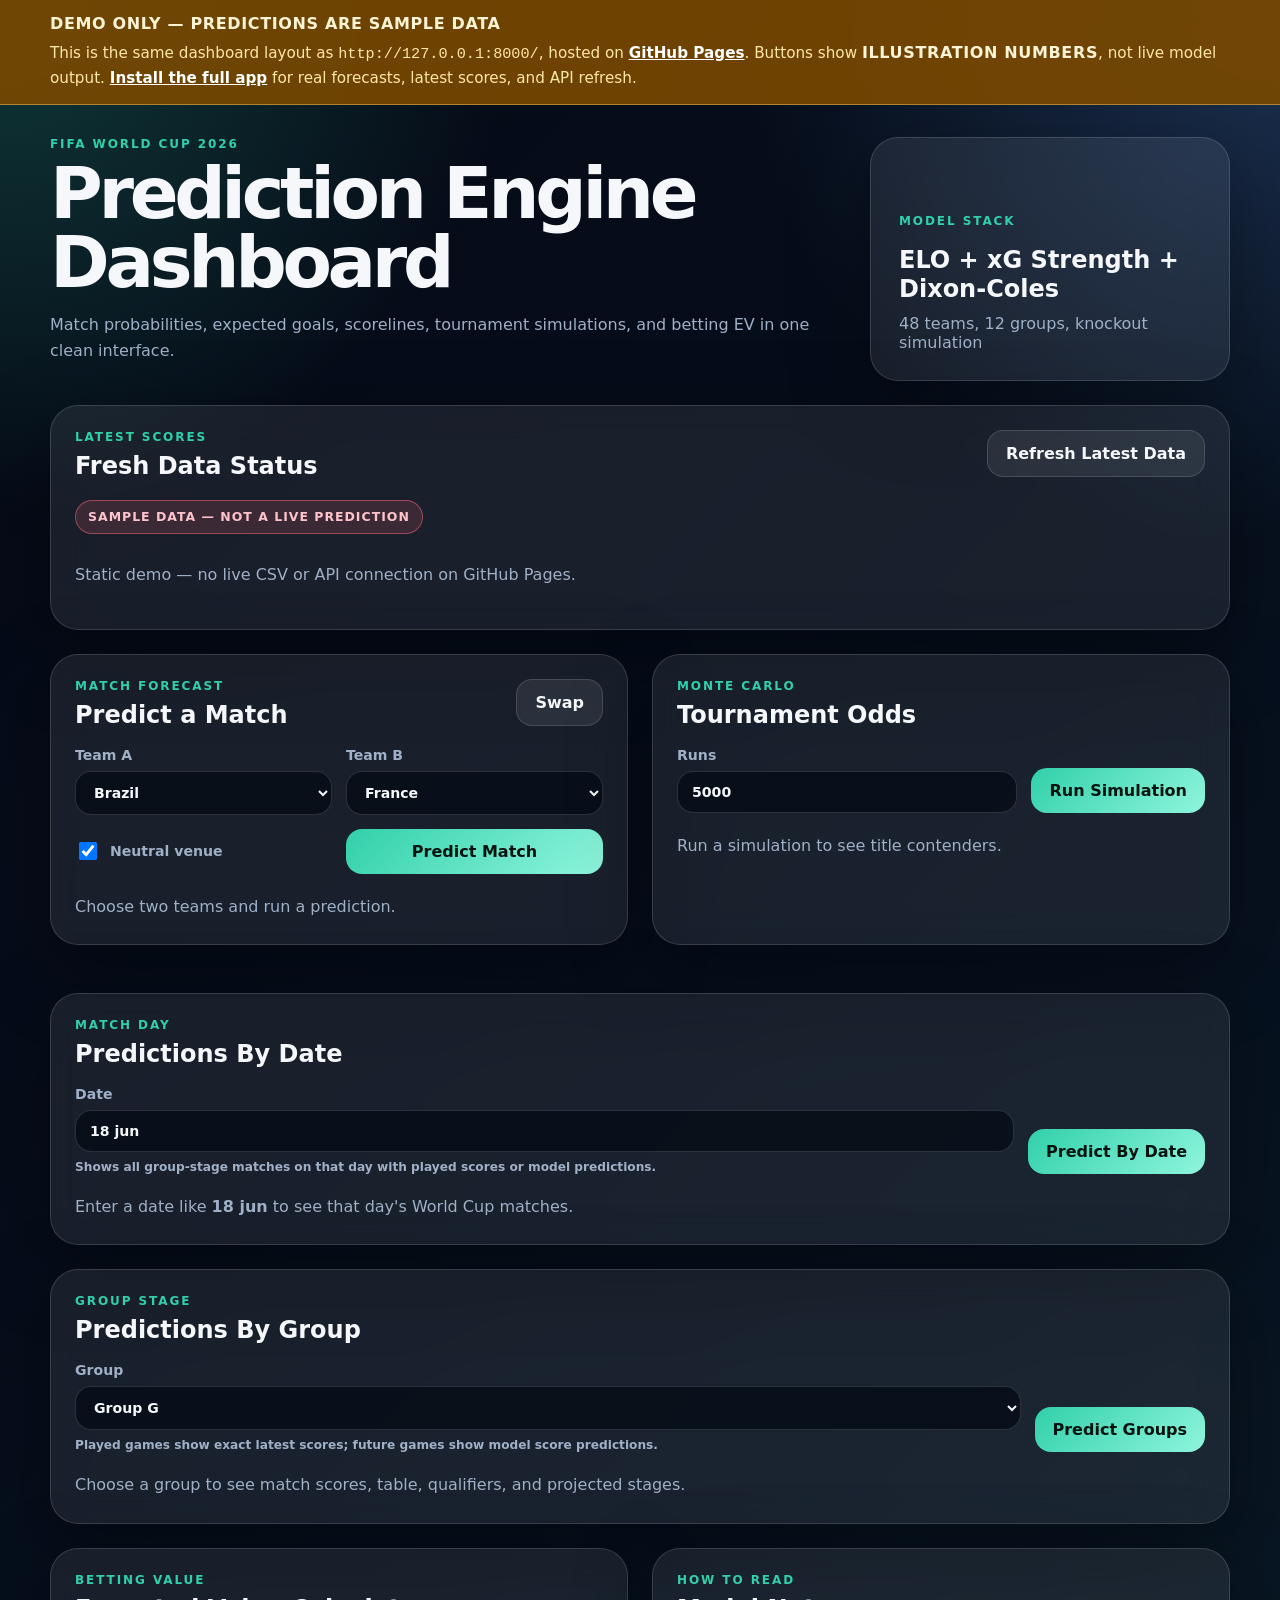
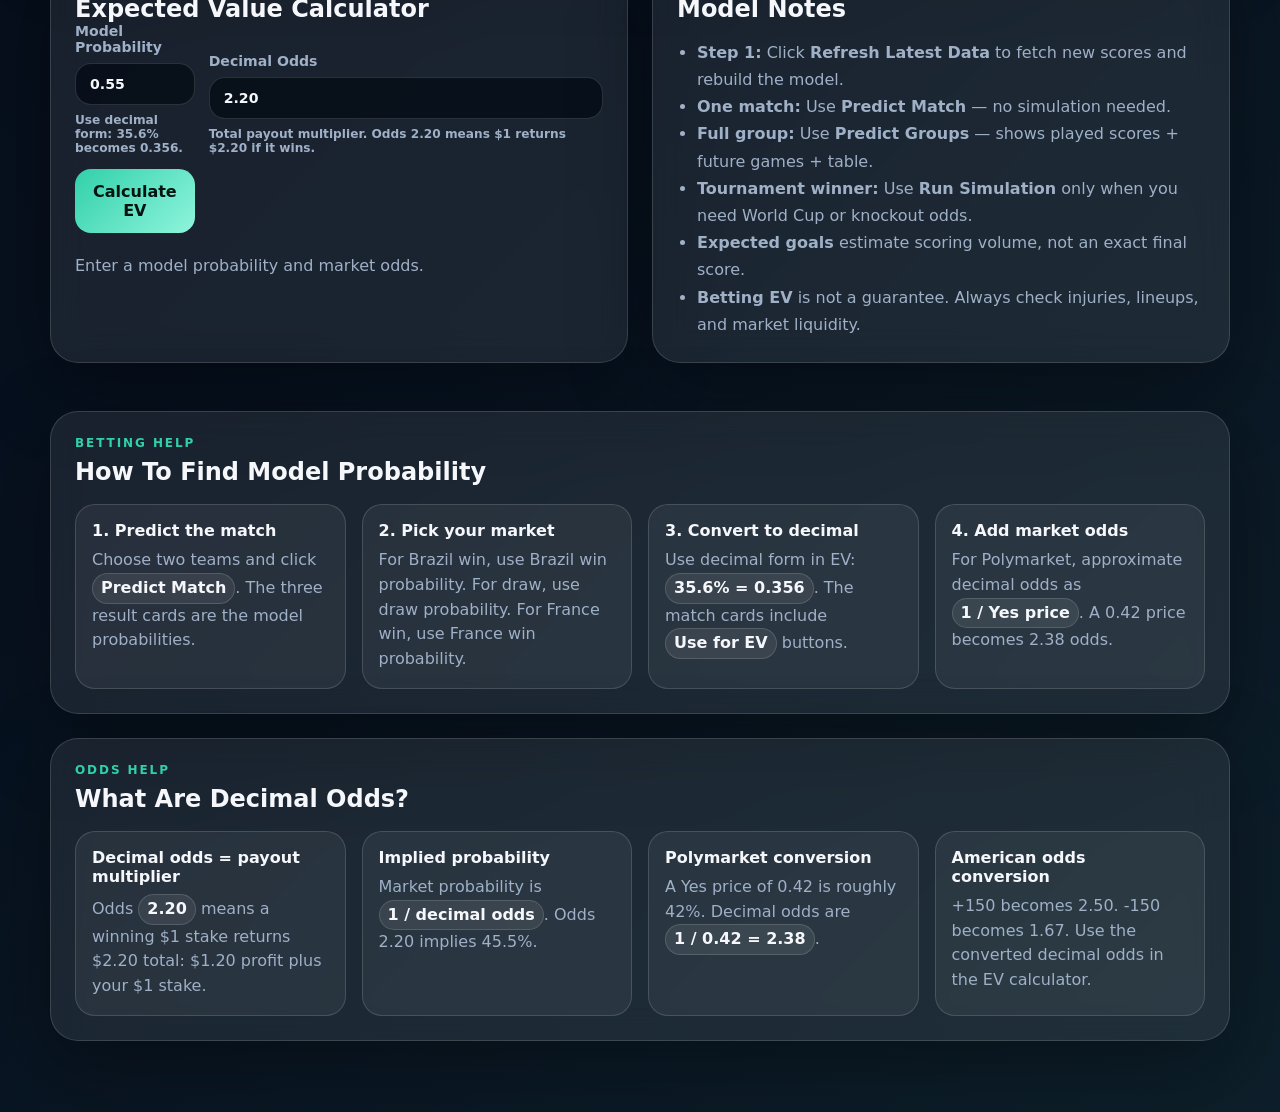
<file: index.html>
<!doctype html>
<html lang="en">
  <head>
    <meta charset="utf-8" />
    <meta name="viewport" content="width=device-width, initial-scale=1" />
    <meta name="description" content="Static demo of the FIFA World Cup 2026 Prediction Engine dashboard. Live predictions require the Python app." />
    <title>FIFA 2026 Prediction Engine</title>
    <link rel="stylesheet" href="demo.css" />
  </head>
  <body>
    <header class="demo-banner" role="alert">
      <div class="demo-banner-inner">
        <strong>Demo only — predictions are sample data</strong>
        <p>
          This is the same dashboard layout as <code>http://127.0.0.1:8000/</code>, hosted on
          <a href="https://pages.github.com/">GitHub Pages</a>. Buttons show <strong>illustration numbers</strong>, not live model output.
          <a href="https://github.com/letmefind/Fifa2026-Prediction-Skill">Install the full app</a> for real forecasts, latest scores, and API refresh.
        </p>
      </div>
    </header>

    <main class="shell">
      <section class="hero">
        <div>
          <p class="eyebrow">FIFA World Cup 2026</p>
          <h1>Prediction Engine Dashboard</h1>
          <p class="hero-copy">
            Match probabilities, expected goals, scorelines, tournament simulations, and betting EV in one clean interface.
          </p>
        </div>
        <div class="hero-card">
          <span class="metric-label">Model Stack</span>
          <strong>ELO + xG Strength + Dixon-Coles</strong>
          <span>48 teams, 12 groups, knockout simulation</span>
        </div>
      </section>

      <section class="card latest-card">
        <div class="card-header">
          <div>
            <p class="eyebrow">Latest Scores</p>
            <h2>Fresh Data Status</h2>
          </div>
          <button id="refreshLatest" class="ghost-button" type="button">Refresh Latest Data</button>
        </div>
        <div id="latestStatus" class="result-block muted">Checking latest score/result data...</div>
      </section>

      <section class="grid two">
        <article class="card">
          <div class="card-header">
            <div>
              <p class="eyebrow">Match Forecast</p>
              <h2>Predict a Match</h2>
            </div>
            <button id="swapTeams" class="ghost-button" type="button">Swap</button>
          </div>
          <form id="matchForm" class="form-grid">
            <label>
              Team A
              <select id="teamA" required></select>
            </label>
            <label>
              Team B
              <select id="teamB" required></select>
            </label>
            <label class="check-row">
              <input id="neutral" type="checkbox" checked />
              Neutral venue
            </label>
            <button type="submit">Predict Match</button>
          </form>
          <div id="matchResult" class="result-block muted">Choose two teams and run a prediction.</div>
        </article>

        <article class="card">
          <div class="card-header">
            <div>
              <p class="eyebrow">Monte Carlo</p>
              <h2>Tournament Odds</h2>
            </div>
          </div>
          <form id="simulateForm" class="form-grid compact">
            <label>
              Runs
              <input id="runs" type="number" min="1" max="250000" value="5000" />
            </label>
            <button type="submit">Run Simulation</button>
          </form>
          <div id="simulationResult" class="result-block muted">Run a simulation to see title contenders.</div>
        </article>
      </section>

      <section class="card">
        <div class="card-header">
          <div>
            <p class="eyebrow">Match Day</p>
            <h2>Predictions By Date</h2>
          </div>
        </div>
        <form id="dateForm" class="form-grid compact">
          <label>
            Date
            <input id="matchDate" type="text" value="18 jun" placeholder="e.g. 18 jun or 2026-06-18" required />
            <span class="field-help">Shows all group-stage matches on that day with played scores or model predictions.</span>
          </label>
          <button type="submit">Predict By Date</button>
        </form>
        <div id="dateResult" class="result-block muted">Enter a date like <strong>18 jun</strong> to see that day's World Cup matches.</div>
      </section>

      <section class="card">
        <div class="card-header">
          <div>
            <p class="eyebrow">Group Stage</p>
            <h2>Predictions By Group</h2>
          </div>
        </div>
        <form id="groupForm" class="form-grid compact">
          <label>
            Group
            <select id="groupSelect">
              <option value="ALL">All groups</option>
              <option value="A">Group A</option>
              <option value="B">Group B</option>
              <option value="C">Group C</option>
              <option value="D">Group D</option>
              <option value="E">Group E</option>
              <option value="F">Group F</option>
              <option value="G" selected>Group G</option>
              <option value="H">Group H</option>
              <option value="I">Group I</option>
              <option value="J">Group J</option>
              <option value="K">Group K</option>
              <option value="L">Group L</option>
            </select>
            <span class="field-help">Played games show exact latest scores; future games show model score predictions.</span>
          </label>
          <button type="submit">Predict Groups</button>
        </form>
        <div id="groupResult" class="result-block muted">Choose a group to see match scores, table, qualifiers, and projected stages.</div>
      </section>

      <section class="grid two">
        <article class="card">
          <p class="eyebrow">Betting Value</p>
          <h2>Expected Value Calculator</h2>
          <form id="evForm" class="form-grid compact">
            <label>
              Model Probability
              <input id="modelProb" type="number" min="0" max="1" step="0.001" value="0.55" />
              <span class="field-help">Use decimal form: 35.6% becomes 0.356.</span>
            </label>
            <label>
              Decimal Odds
              <input id="marketOdds" type="number" min="1.01" step="0.01" value="2.20" />
              <span class="field-help">Total payout multiplier. Odds 2.20 means $1 returns $2.20 if it wins.</span>
            </label>
            <button type="submit">Calculate EV</button>
          </form>
          <div id="evResult" class="result-block muted">Enter a model probability and market odds.</div>
        </article>

        <article class="card">
          <p class="eyebrow">How To Read</p>
          <h2>Model Notes</h2>
          <ul class="notes">
            <li><strong>Step 1:</strong> Click <strong>Refresh Latest Data</strong> to fetch new scores and rebuild the model.</li>
            <li><strong>One match:</strong> Use <strong>Predict Match</strong> — no simulation needed.</li>
            <li><strong>Full group:</strong> Use <strong>Predict Groups</strong> — shows played scores + future games + table.</li>
            <li><strong>Tournament winner:</strong> Use <strong>Run Simulation</strong> only when you need World Cup or knockout odds.</li>
            <li><strong>Expected goals</strong> estimate scoring volume, not an exact final score.</li>
            <li><strong>Betting EV</strong> is not a guarantee. Always check injuries, lineups, and market liquidity.</li>
          </ul>
        </article>
      </section>

      <section class="card guide-card">
        <p class="eyebrow">Betting Help</p>
        <h2>How To Find Model Probability</h2>
        <div class="guide-grid">
          <div>
            <strong>1. Predict the match</strong>
            <p>Choose two teams and click <span class="inline-chip">Predict Match</span>. The three result cards are the model probabilities.</p>
          </div>
          <div>
            <strong>2. Pick your market</strong>
            <p>For Brazil win, use Brazil win probability. For draw, use draw probability. For France win, use France win probability.</p>
          </div>
          <div>
            <strong>3. Convert to decimal</strong>
            <p>Use decimal form in EV: <span class="inline-chip">35.6% = 0.356</span>. The match cards include <span class="inline-chip">Use for EV</span> buttons.</p>
          </div>
          <div>
            <strong>4. Add market odds</strong>
            <p>For Polymarket, approximate decimal odds as <span class="inline-chip">1 / Yes price</span>. A 0.42 price becomes 2.38 odds.</p>
          </div>
        </div>
      </section>

      <section class="card guide-card">
        <p class="eyebrow">Odds Help</p>
        <h2>What Are Decimal Odds?</h2>
        <div class="guide-grid odds-grid">
          <div>
            <strong>Decimal odds = payout multiplier</strong>
            <p>Odds <span class="inline-chip">2.20</span> means a winning $1 stake returns $2.20 total: $1.20 profit plus your $1 stake.</p>
          </div>
          <div>
            <strong>Implied probability</strong>
            <p>Market probability is <span class="inline-chip">1 / decimal odds</span>. Odds 2.20 implies 45.5%.</p>
          </div>
          <div>
            <strong>Polymarket conversion</strong>
            <p>A Yes price of 0.42 is roughly 42%. Decimal odds are <span class="inline-chip">1 / 0.42 = 2.38</span>.</p>
          </div>
          <div>
            <strong>American odds conversion</strong>
            <p>+150 becomes 2.50. -150 becomes 1.67. Use the converted decimal odds in the EV calculator.</p>
          </div>
        </div>
      </section>
    </main>
    <script src="demo.js"></script>
  </body>
</html>
</file>
<file: demo.css>
:root {
  --bg: #07111f;
  --panel: rgba(255, 255, 255, 0.08);
  --panel-strong: rgba(255, 255, 255, 0.13);
  --text: #f5f7fb;
  --muted: #9fb0c7;
  --accent: #31d0aa;
  --accent-2: #63a4ff;
  --danger: #ff6b7a;
  --warning: #ffd56b;
  --line: rgba(255, 255, 255, 0.14);
  --shadow: 0 24px 80px rgba(0, 0, 0, 0.35);
}

* { box-sizing: border-box; }

body {
  margin: 0;
  min-height: 100vh;
  color: var(--text);
  font-family: Inter, ui-sans-serif, system-ui, -apple-system, BlinkMacSystemFont, "Segoe UI", sans-serif;
  background:
    radial-gradient(circle at top left, rgba(49, 208, 170, 0.24), transparent 32rem),
    radial-gradient(circle at top right, rgba(99, 164, 255, 0.24), transparent 34rem),
    linear-gradient(135deg, #050915 0%, var(--bg) 55%, #0d1f2a 100%);
}

.demo-banner {
  position: sticky;
  top: 0;
  z-index: 100;
  border-bottom: 1px solid rgba(255, 213, 107, 0.45);
  background: rgba(120, 72, 0, 0.92);
  backdrop-filter: blur(12px);
  padding: 14px 20px;
}

.demo-banner-inner {
  width: min(1180px, calc(100% - 32px));
  margin: 0 auto;
  display: grid;
  gap: 8px;
}

.demo-banner strong {
  color: #fff4d6;
  font-size: 1rem;
  letter-spacing: 0.04em;
  text-transform: uppercase;
}

.demo-banner p {
  margin: 0;
  color: #ffe8a8;
  line-height: 1.55;
  font-size: 0.95rem;
}

.demo-banner a {
  color: #fff;
  font-weight: 800;
}

.shell {
  width: min(1180px, calc(100% - 32px));
  margin: 0 auto;
  padding: 32px 0 48px;
}

.hero {
  display: grid;
  grid-template-columns: 1fr minmax(260px, 360px);
  gap: 24px;
  margin-bottom: 24px;
}

.hero h1, .card h2 { margin: 0; }

.hero h1 {
  font-size: clamp(2.2rem, 6vw, 4.5rem);
  line-height: 0.95;
  letter-spacing: -0.06em;
}

.hero-copy, .muted { color: var(--muted); line-height: 1.65; }

.hero-card, .card {
  border: 1px solid var(--line);
  border-radius: 28px;
  background: var(--panel);
  box-shadow: var(--shadow);
  backdrop-filter: blur(18px);
}

.hero-card {
  display: flex;
  flex-direction: column;
  justify-content: flex-end;
  gap: 10px;
  padding: 28px;
}

.card { padding: 24px; margin-bottom: 24px; }

.card-header {
  display: flex;
  justify-content: space-between;
  align-items: flex-start;
  gap: 16px;
  margin-bottom: 18px;
}

.eyebrow {
  margin: 0 0 8px;
  color: var(--accent);
  font-size: 0.75rem;
  font-weight: 800;
  letter-spacing: 0.16em;
  text-transform: uppercase;
}

.grid.two {
  display: grid;
  grid-template-columns: repeat(2, minmax(0, 1fr));
  gap: 24px;
}

.form-grid {
  display: grid;
  grid-template-columns: repeat(2, minmax(0, 1fr));
  gap: 14px;
}

.form-grid.compact {
  grid-template-columns: 1fr auto;
  align-items: end;
}

label {
  display: grid;
  gap: 8px;
  color: var(--muted);
  font-size: 0.88rem;
  font-weight: 700;
}

.field-help {
  font-size: 0.76rem;
  font-weight: 600;
}

select, input {
  width: 100%;
  border: 1px solid var(--line);
  border-radius: 16px;
  padding: 12px 14px;
  color: var(--text);
  background: rgba(4, 10, 20, 0.72);
  font: inherit;
}

button {
  border: 0;
  border-radius: 16px;
  padding: 13px 18px;
  color: #03130f;
  background: linear-gradient(135deg, var(--accent), #8ff5dc);
  font: inherit;
  font-weight: 900;
  cursor: pointer;
}

button.demo-disabled {
  opacity: 0.72;
  cursor: not-allowed;
}

.ghost-button {
  border: 1px solid var(--line);
  color: var(--text);
  background: rgba(255, 255, 255, 0.08);
}

.result-block { margin-top: 20px; }

.result-alert {
  margin-bottom: 16px;
  border: 1px solid rgba(255, 213, 107, 0.45);
  border-radius: 20px;
  padding: 16px;
  background: rgba(255, 213, 107, 0.11);
}

.sample-tag {
  display: inline-block;
  margin-bottom: 12px;
  border: 1px solid rgba(255, 107, 122, 0.5);
  border-radius: 999px;
  padding: 6px 12px;
  background: rgba(255, 107, 122, 0.15);
  color: #ffc4cb;
  font-size: 0.78rem;
  font-weight: 800;
  letter-spacing: 0.08em;
  text-transform: uppercase;
}

.prob-grid {
  display: grid;
  grid-template-columns: repeat(3, 1fr);
  gap: 12px;
}

.prob-card {
  padding: 16px;
  border: 1px solid var(--line);
  border-radius: 20px;
  background: var(--panel-strong);
}

.prob-card span {
  display: block;
  color: var(--muted);
  font-size: 0.8rem;
}

.prob-card strong {
  display: block;
  margin-top: 8px;
  font-size: 1.6rem;
}

.data-table {
  width: 100%;
  border-collapse: collapse;
  margin-top: 14px;
}

.data-table th, .data-table td {
  padding: 10px;
  border-bottom: 1px solid var(--line);
  text-align: left;
}

.data-table th {
  color: var(--muted);
  font-size: 0.78rem;
  text-transform: uppercase;
}

.pill {
  border: 1px solid var(--line);
  border-radius: 999px;
  padding: 6px 10px;
  background: rgba(255, 255, 255, 0.08);
  font-weight: 800;
  font-size: 0.82rem;
}

.played-pill {
  border-color: rgba(49, 208, 170, 0.45);
  background: rgba(49, 208, 170, 0.14);
}

.cta-row {
  display: flex;
  flex-wrap: wrap;
  gap: 12px;
  margin-top: 16px;
}

.cta-row a {
  display: inline-block;
  border-radius: 16px;
  padding: 12px 18px;
  color: #03130f;
  background: linear-gradient(135deg, var(--accent), #8ff5dc);
  font-weight: 900;
  text-decoration: none;
}

.cta-row a.secondary {
  border: 1px solid var(--line);
  color: var(--text);
  background: rgba(255, 255, 255, 0.08);
}

.reason-list {
  margin: 0;
  padding-left: 20px;
  color: var(--muted);
  line-height: 1.7;
}

.latest-card {
  margin-bottom: 24px;
}

.metric-label {
  margin: 0 0 8px;
  color: var(--accent);
  font-size: 0.75rem;
  font-weight: 800;
  letter-spacing: 0.16em;
  text-transform: uppercase;
}

.hero-card strong {
  font-size: 1.5rem;
  line-height: 1.2;
}

.hero-card span:last-child {
  color: var(--muted);
}

.grid {
  display: grid;
  gap: 24px;
  margin-bottom: 24px;
}

.check-row {
  display: flex;
  align-items: center;
  gap: 10px;
}

.check-row input {
  width: 18px;
  height: 18px;
}

select:focus,
input:focus {
  border-color: var(--accent);
  outline: none;
  box-shadow: 0 0 0 4px rgba(49, 208, 170, 0.12);
}

button:hover {
  filter: brightness(1.08);
  transform: translateY(-1px);
}

.mini-button {
  margin-top: 12px;
  padding: 8px 10px;
  border: 1px solid var(--line);
  color: var(--text);
  background: rgba(255, 255, 255, 0.08);
  font-size: 0.78rem;
  cursor: pointer;
}

.score-cloud {
  display: flex;
  flex-wrap: wrap;
  gap: 8px;
  margin-top: 16px;
}

.positive {
  color: var(--accent);
}

.negative {
  color: var(--danger);
}

.notes {
  margin: 16px 0 0;
  padding-left: 20px;
  color: var(--muted);
  line-height: 1.7;
}

.guide-card {
  margin-bottom: 24px;
}

.guide-grid {
  display: grid;
  grid-template-columns: repeat(4, minmax(0, 1fr));
  gap: 16px;
  margin-top: 18px;
}

.odds-grid {
  grid-template-columns: repeat(4, minmax(180px, 1fr));
}

.guide-grid div {
  border: 1px solid var(--line);
  border-radius: 20px;
  padding: 16px;
  background: rgba(255, 255, 255, 0.06);
}

.guide-grid strong {
  display: block;
  margin-bottom: 8px;
}

.guide-grid p {
  margin: 0;
  color: var(--muted);
  line-height: 1.55;
}

.inline-chip {
  display: inline-block;
  border: 1px solid var(--line);
  border-radius: 999px;
  padding: 2px 8px;
  color: var(--text);
  background: rgba(255, 255, 255, 0.08);
  font-weight: 800;
}

@media (max-width: 820px) {
  .hero,
  .grid.two,
  .form-grid,
  .form-grid.compact,
  .prob-grid,
  .guide-grid {
    grid-template-columns: 1fr;
  }
}
</file>
